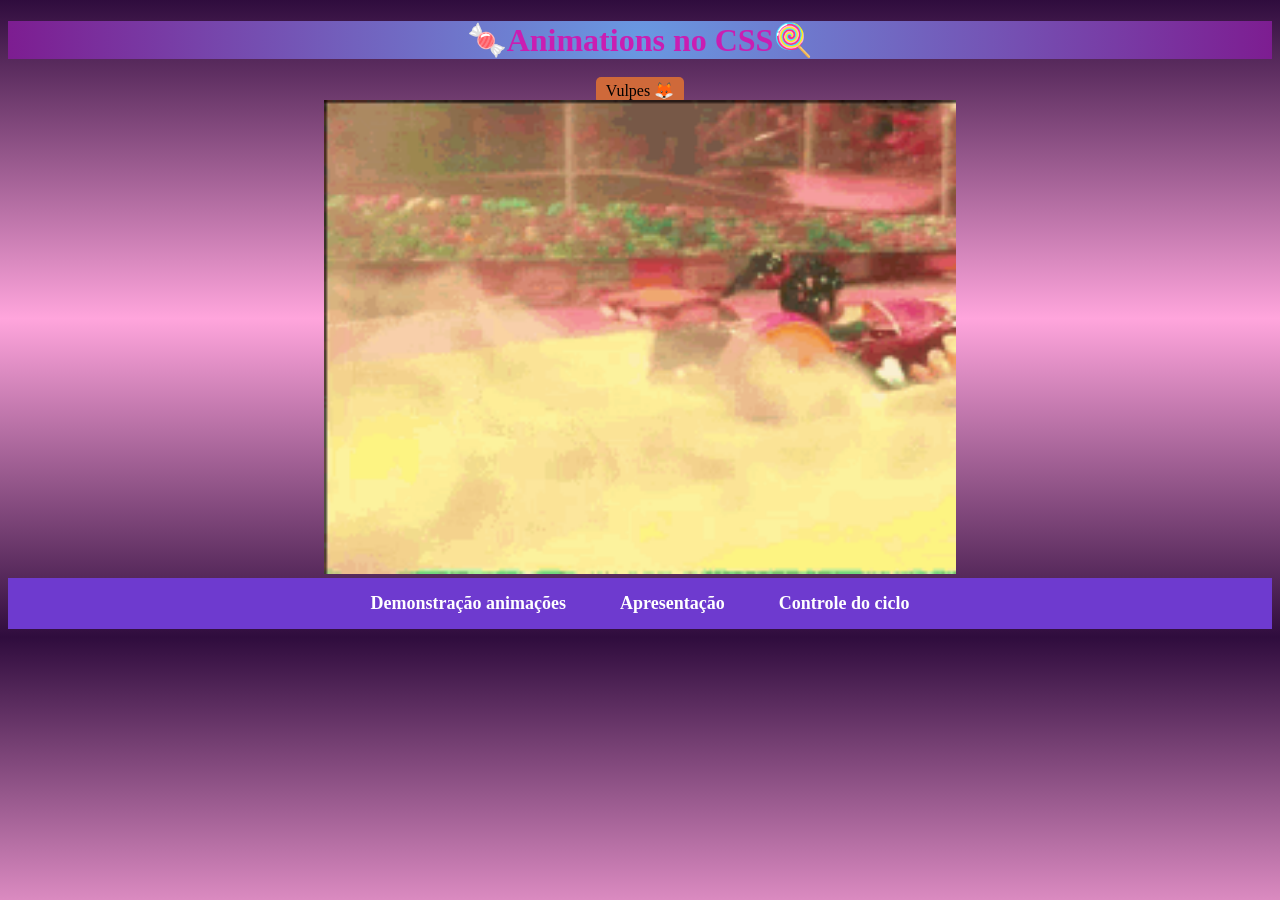
<file: index.html>
<!DOCTYPE html>
<html lang="en">
<head>
    <link rel="stylesheet" href="style.css">
    <meta charset="UTF-8">
    <meta name="viewport" content="width=device-width, initial-scale=1.0">
    <title>🍬Animations no CSS🍭</title>
</head>
<body>
    <header>
        <h1>🍬Animations no CSS🍭</h1>
        <span  class="badge">Vulpes 🦊</span>
    </header>
    <img id="detona" src="./img/hey-vanellope.gif" alt="Vanellope dirigindo">
    <nav>
         <a href="demo.html">Demonstração animações</a>
         <a href="regra.html">Apresentação</a>
         <a href="ciclo.html">Controle do ciclo</a>
    </nav>
    </body>
</body>
</html>
</file>
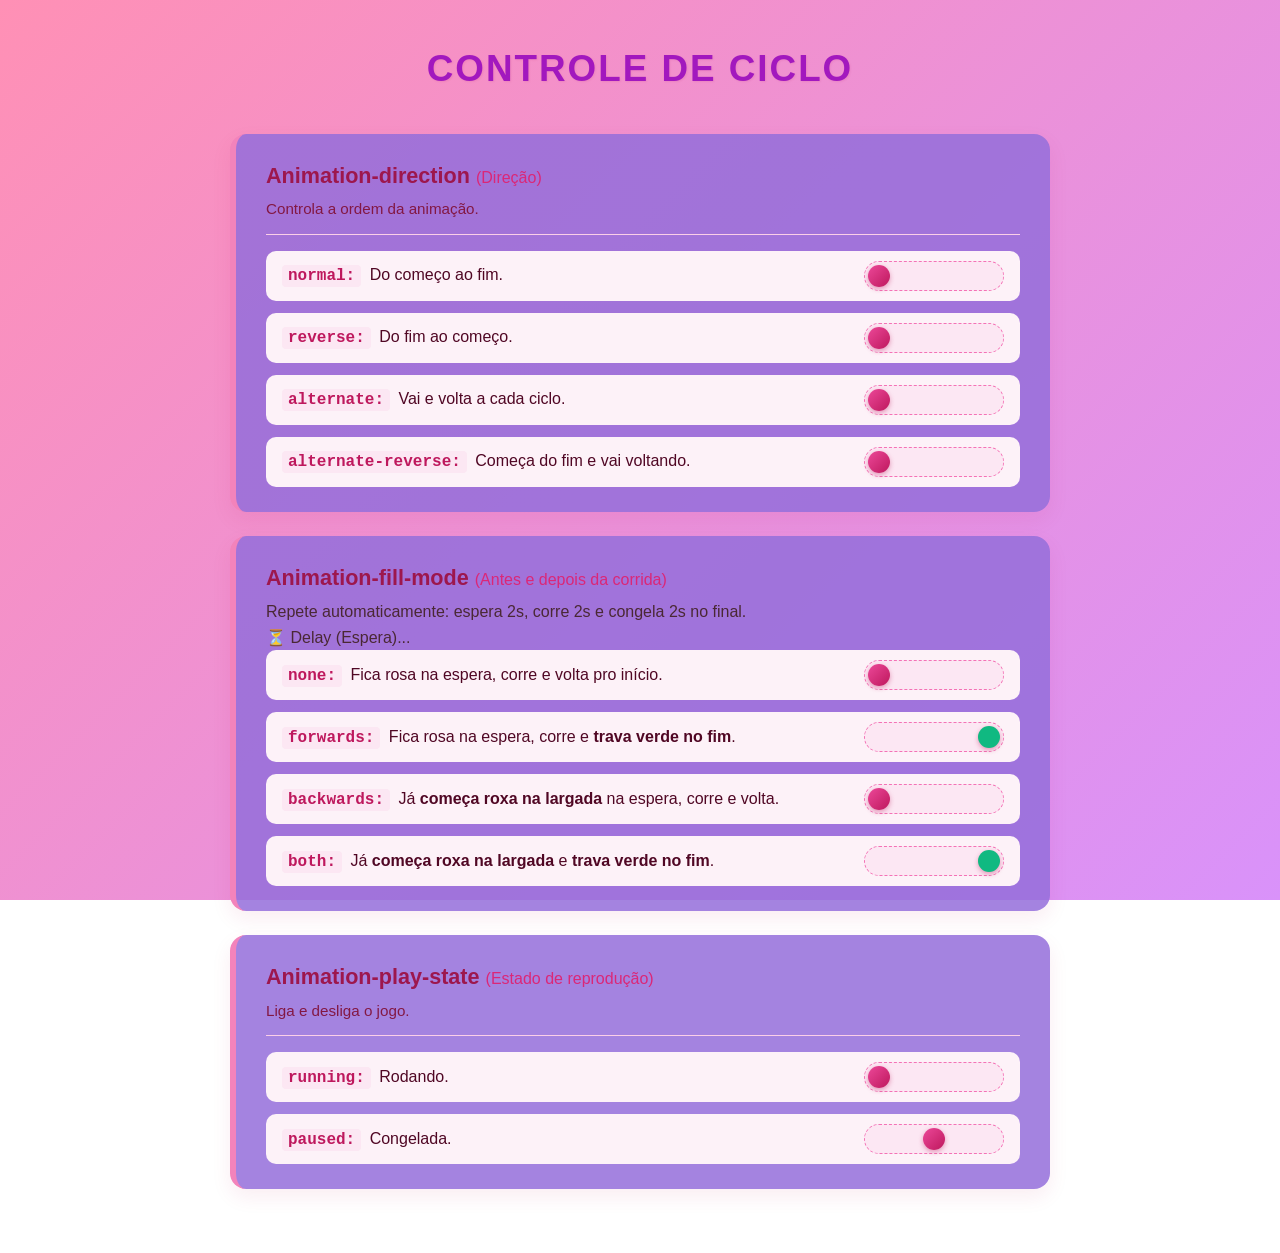
<file: ciclo.html>
<!DOCTYPE html>
<html lang="pt-BR">

<head>
  <meta charset="UTF-8">
  <meta name="viewport" content="width=device-width, initial-scale=1.0">
  <title>Controle de Ciclo - Animações CSS</title>
  <link rel="stylesheet" href="ciclo.css">
</head>

<body>
  <main class="container">
    <header class="titulo">
      <h1>Controle de Ciclo</h1>
    </header>

    <!-- 1. ANIMATION-DIRECTION -->
    <section class="conceito">
      <h2>Animation-direction <span>(Direção)</span></h2>
      <p class="descricao">Controla a ordem da animação.</p>
      <div class="lista-valores">
        <div class="item-exemplo">
          <h3><span class="codigo">normal:</span> Do começo ao fim.</h3>
          <div class="pista"><div class="bola anim-normal"></div></div>
        </div>

        <div class="item-exemplo">
          <h3><span class="codigo">reverse:</span> Do fim ao começo.</h3>
          <div class="pista"><div class="bola anim-reverse"></div></div>
        </div>

        <div class="item-exemplo">
          <h3><span class="codigo">alternate:</span> Vai e volta a cada ciclo.</h3>
          <div class="pista"><div class="bola anim-alternate"></div></div>
        </div>

        <div class="item-exemplo">
          <h3><span class="codigo">alternate-reverse:</span> Começa do fim e vai voltando.</h3>
          <div class="pista"><div class="bola anim-alternate-reverse"></div></div>
        </div>
      </div>
    </section>

    <!-- 2. ANIMATION-FILL-MODE (LOOP AUTOMÁTICO COM PAUSA) -->
    <section class="conceito">
      <div class="cabecalho-card">
        <div>
          <h2>Animation-fill-mode <span>(Antes e depois da corrida)</span></h2>
          <p class="descricao-sem-borda">Repete automaticamente: espera 2s, corre 2s e congela 2s no final.</p>
        </div>
        <span id="status-ciclo" class="badge-status">⏳ Delay (2s)...</span>
      </div>

      <div class="lista-valores" id="lista-fill-mode">
        <div class="item-exemplo">
          <h3><span class="codigo">none:</span> Fica rosa na espera, corre e volta pro início.</h3>
          <div class="pista pista-marcada"><div class="bola anim-none"></div></div>
        </div>

        <div class="item-exemplo">
          <h3><span class="codigo">forwards:</span> Fica rosa na espera, corre e <strong>trava verde no fim</strong>.</h3>
          <div class="pista pista-marcada"><div class="bola anim-forwards"></div></div>
        </div>

        <div class="item-exemplo">
          <h3><span class="codigo">backwards:</span> Já <strong>começa roxa na largada</strong> na espera, corre e volta.</h3>
          <div class="pista pista-marcada"><div class="bola anim-backwards"></div></div>
        </div>

        <div class="item-exemplo">
          <h3><span class="codigo">both:</span> Já <strong>começa roxa na largada</strong> e <strong>trava verde no fim</strong>.</h3>
          <div class="pista pista-marcada"><div class="bola anim-both"></div></div>
        </div>
      </div>
    </section>

    <!-- 3. ANIMATION-PLAY-STATE -->
    <section class="conceito">
      <h2>Animation-play-state <span>(Estado de reprodução)</span></h2>
      <p class="descricao">Liga e desliga o jogo.</p>
      <div class="lista-valores">
        <div class="item-exemplo">
          <h3><span class="codigo">running:</span> Rodando.</h3>
          <div class="pista"><div class="bola anim-running"></div></div>
        </div>

        <div class="item-exemplo">
          <h3><span class="codigo">paused:</span> Congelada.</h3>
          <div class="pista"><div class="bola anim-paused"></div></div>
        </div>
      </div>
    </section>
  </main>

  <script>
    const listaFill = document.getElementById('lista-fill-mode');
    const statusBadge = document.getElementById('status-ciclo');

    function iniciarCicloFillMode() {
      // 1. Reseta as animações para começar do zero
      const bolas = listaFill.querySelectorAll('.bola');
      bolas.forEach(bola => {
        const animacaoAtual = bola.className;
        bola.className = 'bola';
        void bola.offsetWidth; // Força o reinício no navegador
        bola.className = animacaoAtual;
      });

      // 2. Atualiza a etiqueta visual de cada etapa (2s delay -> 2s correndo -> 2s congelado)
      statusBadge.textContent = '⏳ Delay (Espera)...';
      statusBadge.className = 'badge-status fase-delay';

      setTimeout(() => {
        statusBadge.textContent = '🏃 Correndo...';
        statusBadge.className = 'badge-status fase-correndo';
      }, 2000);

      setTimeout(() => {
        statusBadge.textContent = '🛑 Acabou (Congelado)';
        statusBadge.className = 'badge-status fase-fim';
      }, 4000);
    }

    // Roda a primeira vez imediatamente e repete a cada 6.5 segundos
    iniciarCicloFillMode();
    setInterval(iniciarCicloFillMode, 6500);
  </script>
</body>

</html>
</file>
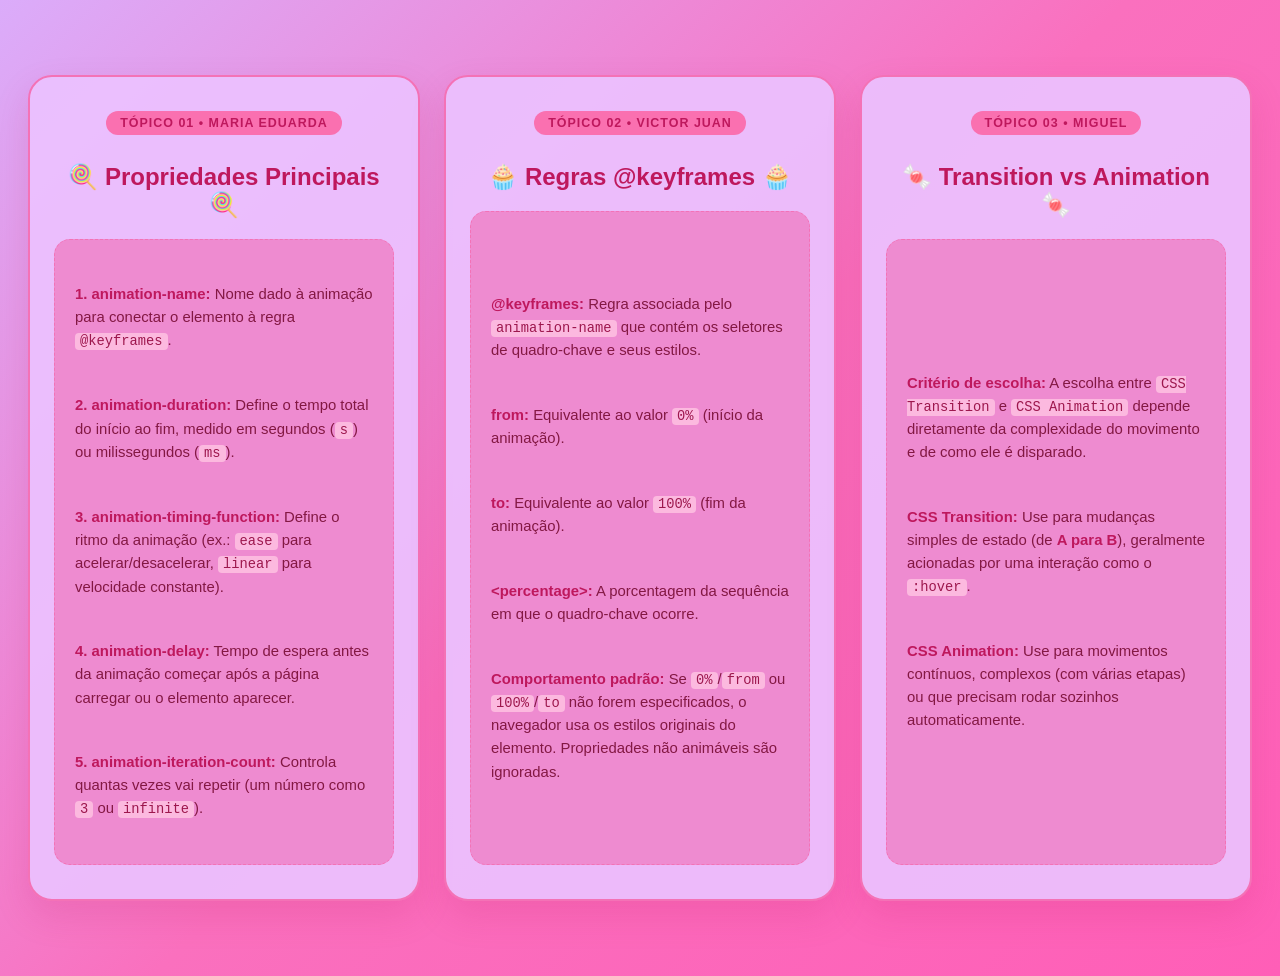
<file: regra.html>
<!DOCTYPE html>
<html lang="pt-BR">


<head>
  <meta charset="UTF-8">
  <meta name="viewport" content="width=device-width, initial-scale=1.0">
  <title>Animações CSS - Propriedades, Keyframes e Transition</title>
  <link rel="stylesheet" href="w.css">
</head>


<body>
  <main class="container">
    
    <!-- BLOCO 1: PROPRIEDADES PRINCIPAIS (MARIA EDUARDA) -->
    <div class="card-rosa">
      <span class="tag">Tópico 01 • Maria Eduarda</span>
      <h1 class="titulo-fixo">🍭 Propriedades Principais 🍭</h1>
      
      <div class="bloco-texto">
        <div class="texto-informativo">
          <p><strong>1. animation-name:</strong> Nome dado à animação para conectar o elemento à regra <code>@keyframes</code>.</p>
          <p><strong>2. animation-duration:</strong> Define o tempo total do início ao fim, medido em segundos (<code>s</code>) ou milissegundos (<code>ms</code>).</p>
          <p><strong>3. animation-timing-function:</strong> Define o ritmo da animação (ex.: <code>ease</code> para acelerar/desacelerar, <code>linear</code> para velocidade constante).</p>
          <p><strong>4. animation-delay:</strong> Tempo de espera antes da animação começar após a página carregar ou o elemento aparecer.</p>
          <p><strong>5. animation-iteration-count:</strong> Controla quantas vezes vai repetir (um número como <code>3</code> ou <code>infinite</code>).</p>
        </div>
      </div>
    </div>


    <!-- BLOCO 2: REGRAS @KEYFRAMES (VICTOR JUAN) -->
    <div class="card-rosa">
      <span class="tag">Tópico 02 • Victor Juan</span>
      <h1 class="titulo-fixo">🧁 Regras @keyframes 🧁</h1>
      
      <div class="bloco-texto">
        <div class="texto-informativo">
          <p><strong>@keyframes:</strong> Regra associada pelo <code>animation-name</code> que contém os seletores de quadro-chave e seus estilos.</p>
          <p><strong>from:</strong> Equivalente ao valor <code>0%</code> (início da animação).</p>
          <p><strong>to:</strong> Equivalente ao valor <code>100%</code> (fim da animação).</p>
          <p><strong>&lt;percentage&gt;:</strong> A porcentagem da sequência em que o quadro-chave ocorre.</p>
          <p><strong>Comportamento padrão:</strong> Se <code>0%</code>/<code>from</code> ou <code>100%</code>/<code>to</code> não forem especificados, o navegador usa os estilos originais do elemento. Propriedades não animáveis são ignoradas.</p>
        </div>
      </div>
    </div>


    <!-- BLOCO 3: TRANSITION VS ANIMATION (NOVO TÓPICO) -->
    <div class="card-rosa">
      <span class="tag">Tópico 03 • Miguel</span>
      <h1 class="titulo-fixo">🍬 Transition vs Animation 🍬</h1>
      
      <div class="bloco-texto">
        <div class="texto-informativo">
          <p><strong>Critério de escolha:</strong> A escolha entre <code>CSS Transition</code> e <code>CSS Animation</code> depende diretamente da complexidade do movimento e de como ele é disparado.</p>
          <p><strong>CSS Transition:</strong> Use para mudanças simples de estado (de <strong>A para B</strong>), geralmente acionadas por uma interação como o <code>:hover</code>.</p>
          <p><strong>CSS Animation:</strong> Use para movimentos contínuos, complexos (com várias etapas) ou que precisam rodar sozinhos automaticamente.</p>
        </div>
      </div>
    </div>


  </main>
</body>


</html>
</file>
<file: style.css>
h1 {text-align: center;
    color: rgb(201, 30, 178);
    background: radial-gradient(circle, rgb(105, 153, 226), rgb(125, 29, 145));
    font-family: 'Alice'
     }

     .badge {
      background-color: rgb(207, 105, 58);
      padding: 5px 10px;
      border-radius: 5px;
      margin-bottom: 10px;
     }

     nav {
    background-color: rgb(110, 58, 207);
    padding: 15px;
    text-align: center;
     }

     nav a {
        color: white;
        text-decoration: none;
        margin: 0 25px; 
        font-size: 18px;
        font-weight: bold;
     }

     nav a:hover {
        color: rgb(240, 71, 108);
     }

     body {
        text-align: center;
        background: linear-gradient( rgb(47, 12, 61) ,rgb(255, 165, 220), rgb(47, 12, 61));
        font-family: 'Alice';
     }

     #detona {
        height: 45%;
        width: 50%;
     }
</file>
<file: ciclo.css>
/* Reset básico */
* {
  box-sizing: border-box;
  margin: 0;
  padding: 0;
}

body {
  background: linear-gradient(135deg, #ff90b5, #d992fa);
  background-attachment: fixed;
  font-family: 'Segoe UI', Roboto, -apple-system, sans-serif;
  color: #4a2834;
  padding: 40px 20px;
  line-height: 1.6;
}

.container {
  max-width: 820px;
  margin: 0 auto;
}

/* Título Principal */
.titulo h1 {
  font-family: 'Montserrat', 'Segoe UI', sans-serif;
  font-size: 2.3rem;
  color: #a218be;
  text-align: center;
  text-transform: uppercase;
  letter-spacing: 2px;
  margin-bottom: 35px;
  text-shadow: 1px 1px 2px rgba(190, 24, 93, 0.1);
}

/* Cards de Conceito */
.conceito {
  background-color: rgba(148, 110, 219, 0.85);
  border-radius: 16px;
  padding: 25px 30px;
  margin-bottom: 24px;
  box-shadow: 0 8px 20px rgba(190, 24, 93, 0.08);
  border-left: 6px solid #f383bb;
  transition: transform 0.2s ease, box-shadow 0.2s ease;
}

.conceito:hover {
  transform: translateY(-3px);
  box-shadow: 0 12px 24px rgba(190, 24, 93, 0.14);
}

.conceito h2 {
  font-size: 1.35rem;
  color: #9d174d;
  font-weight: 700;
  margin-bottom: 4px;
}

.conceito h2 span {
  font-size: 1rem;
  font-weight: 500;
  color: #db2777;
}

.descricao {
  font-size: 0.95rem;
  color: #831843;
  margin-bottom: 16px;
  padding-bottom: 12px;
  border-bottom: 1px solid #fbcfe8;
}

/* Lista de valores */
.lista-valores {
  display: flex;
  flex-direction: column;
  gap: 12px;
}

/* Linha contendo o texto à esquerda e a pista com a bola à direita */
.item-exemplo {
  display: flex;
  align-items: center;
  justify-content: space-between;
  gap: 20px;
  background-color: #fdf2f8;
  padding: 10px 16px;
  border-radius: 10px;
}

.item-exemplo h3 {
  font-size: 1rem;
  color: #500724;
  font-weight: 400;
}

.codigo {
  font-family: 'Consolas', 'Fira Code', monospace;
  font-weight: 700;
  color: #be185d;
  background-color: #fce7f3;
  padding: 2px 6px;
  border-radius: 4px;
  margin-right: 4px;
}

/* --- PISTA E BOLA ANIMADA --- */
.pista {
  width: 140px;
  height: 30px;
  background-color: #fce7f3;
  border: 1px dashed #f472b6;
  border-radius: 20px;
  padding: 3px;
  flex-shrink: 0;
  display: flex;
  align-items: center;
}

.bola {
  width: 22px;
  height: 22px;
  border-radius: 50%;
  background: linear-gradient(135deg, #ec4899, #be185d);
  box-shadow: 0 2px 5px rgba(190, 24, 93, 0.4);
}

/* Keyframe padrão de deslocamento */
@keyframes moverBola {
  0% {
    transform: translateX(0);
  }
  100% {
    transform: translateX(110px);
  }
}

/* Keyframe com cores diferentes no início e fim para demonstrar o fill-mode */
@keyframes corridaFill {
  0% {
    transform: translateX(15px);
    background: #8b5cf6; /* Roxo no início (0%) */
  }
  100% {
    transform: translateX(110px);
    background: #10b981; /* Verde no fim (100%) */
  }
}

/* 1. Exemplos de Direction (4 valores) */
.anim-normal {
  animation: moverBola 2s linear infinite normal;
}

.anim-reverse {
  animation: moverBola 2s linear infinite reverse;
}

.anim-alternate {
  animation: moverBola 2s ease-in-out infinite alternate;
}

.anim-alternate-reverse {
  animation: moverBola 2s ease-in-out infinite alternate-reverse;
}

/* 2. Exemplos de Fill-Mode (4 valores - delay de 1.5s para observação) */
.anim-none {
  animation: corridaFill 2.5s ease 1.5s 1 none;
}

.anim-forwards {
  animation: corridaFill 2.5s ease 1.5s 1 forwards;
}

.anim-backwards {
  animation: corridaFill 2.5s ease 1.5s 1 backwards;
}

.anim-both {
  animation: corridaFill 2.5s ease 1.5s 1 both;
}

/* 3. Exemplos de Play-State (2 valores) */
.anim-running {
  animation: moverBola 2s ease-in-out infinite alternate running;
}

.anim-paused {
  animation: moverBola 2s ease-in-out infinite alternate paused;
  transform: translateX(55px);
}

/* Responsividade para celulares */
@media (max-width: 600px) {
  .item-exemplo {
    flex-direction: column;
    align-items: flex-start;
  }
  .pista {
    width: 100%;
  }
  @keyframes moverBola {
    0% { transform: translateX(0); }
    100% { transform: translateX(220px); }
  }
  @keyframes corridaFill {
    0% { transform: translateX(15px); background: #8b5cf6; }
    100% { transform: translateX(220px); background: #10b981; }
  }
}
</file>
<file: w.css>
body {
  background: linear-gradient(135deg, #dbacfa, #fa70be, #ff5eb7);
  min-height: 100vh;
  display: flex;
  align-items: center;
  justify-content: center;
  font-family: 'Segoe UI', Roboto, sans-serif;
  padding: 30px 20px;
}


/* Container com 3 blocos lado a lado */
.container {
  display: grid;
  grid-template-columns: repeat(3, 1fr);
  gap: 24px;
  max-width: 1280px;
  width: 100%;
  align-items: stretch;
}


/* Cartão principal */
.card-rosa {
  background-color: rgba(236, 194, 255, 0.92);
  padding: 34px 24px;
  border-radius: 24px;
  text-align: center;
  display: flex;
  flex-direction: column;
  box-shadow: 0 15px 35px rgba(190, 24, 93, 0.15);
  border: 2px solid #f472b6;
}


.tag {
  align-self: center;
  background-color: #fa70b0;
  color: #be185d;
  font-size: 0.78rem;
  font-weight: 700;
  padding: 5px 14px;
  border-radius: 20px;
  text-transform: uppercase;
  letter-spacing: 1px;
  margin-bottom: 12px;
}


/* Título totalmente PARADO no topo */
.titulo-fixo {
  font-size: 1.5rem;
  color: #be185d;
  margin-bottom: 20px;
}


/* Bloco interno que delimita o espaço do texto */
.bloco-texto {
  background-color: #ee8bd0;
  border: 1px dashed #f472b6;
  border-radius: 16px;
  padding: 28px 20px;
  overflow: hidden;
  flex-grow: 1;
  display: flex;
  align-items: center;
  justify-content: center;
}


/* Bloco de texto informativo SUBINDO E DESCENDO dentro do card */
.texto-informativo {
  font-size: 0.93rem;
  line-height: 1.55;
  color: #831843;
  text-align: left;
  display: flex;
  flex-direction: column;
  gap: 12px;
  cursor: pointer;


  animation-name: subirEDescer;
  animation-duration: 2.2s;
  animation-timing-function: ease-in-out;
  animation-iteration-count: infinite;
  animation-direction: alternate;
}


.texto-informativo strong {
  color: #be185d;
}


.texto-informativo code {
  font-family: 'Consolas', monospace;
  background-color: #fcb9df;
  color: #9d174d;
  padding: 1px 5px;
  border-radius: 4px;
  font-size: 0.86rem;
}


/* Pausa apenas o bloco onde o mouse estiver em cima para ler */
.bloco-texto:hover .texto-informativo {
  animation-play-state: paused;
  color: #500724;
}


@keyframes subirEDescer {
  0% {
    transform: translateY(-9px);
  }
  100% {
    transform: translateY(9px);
  }
}


/* Responsividade: empilha os 3 blocos em telas menores */
@media (max-width: 980px) {
  .container {
    grid-template-columns: 1fr;
    max-width: 580px;
  }
}
</file>
